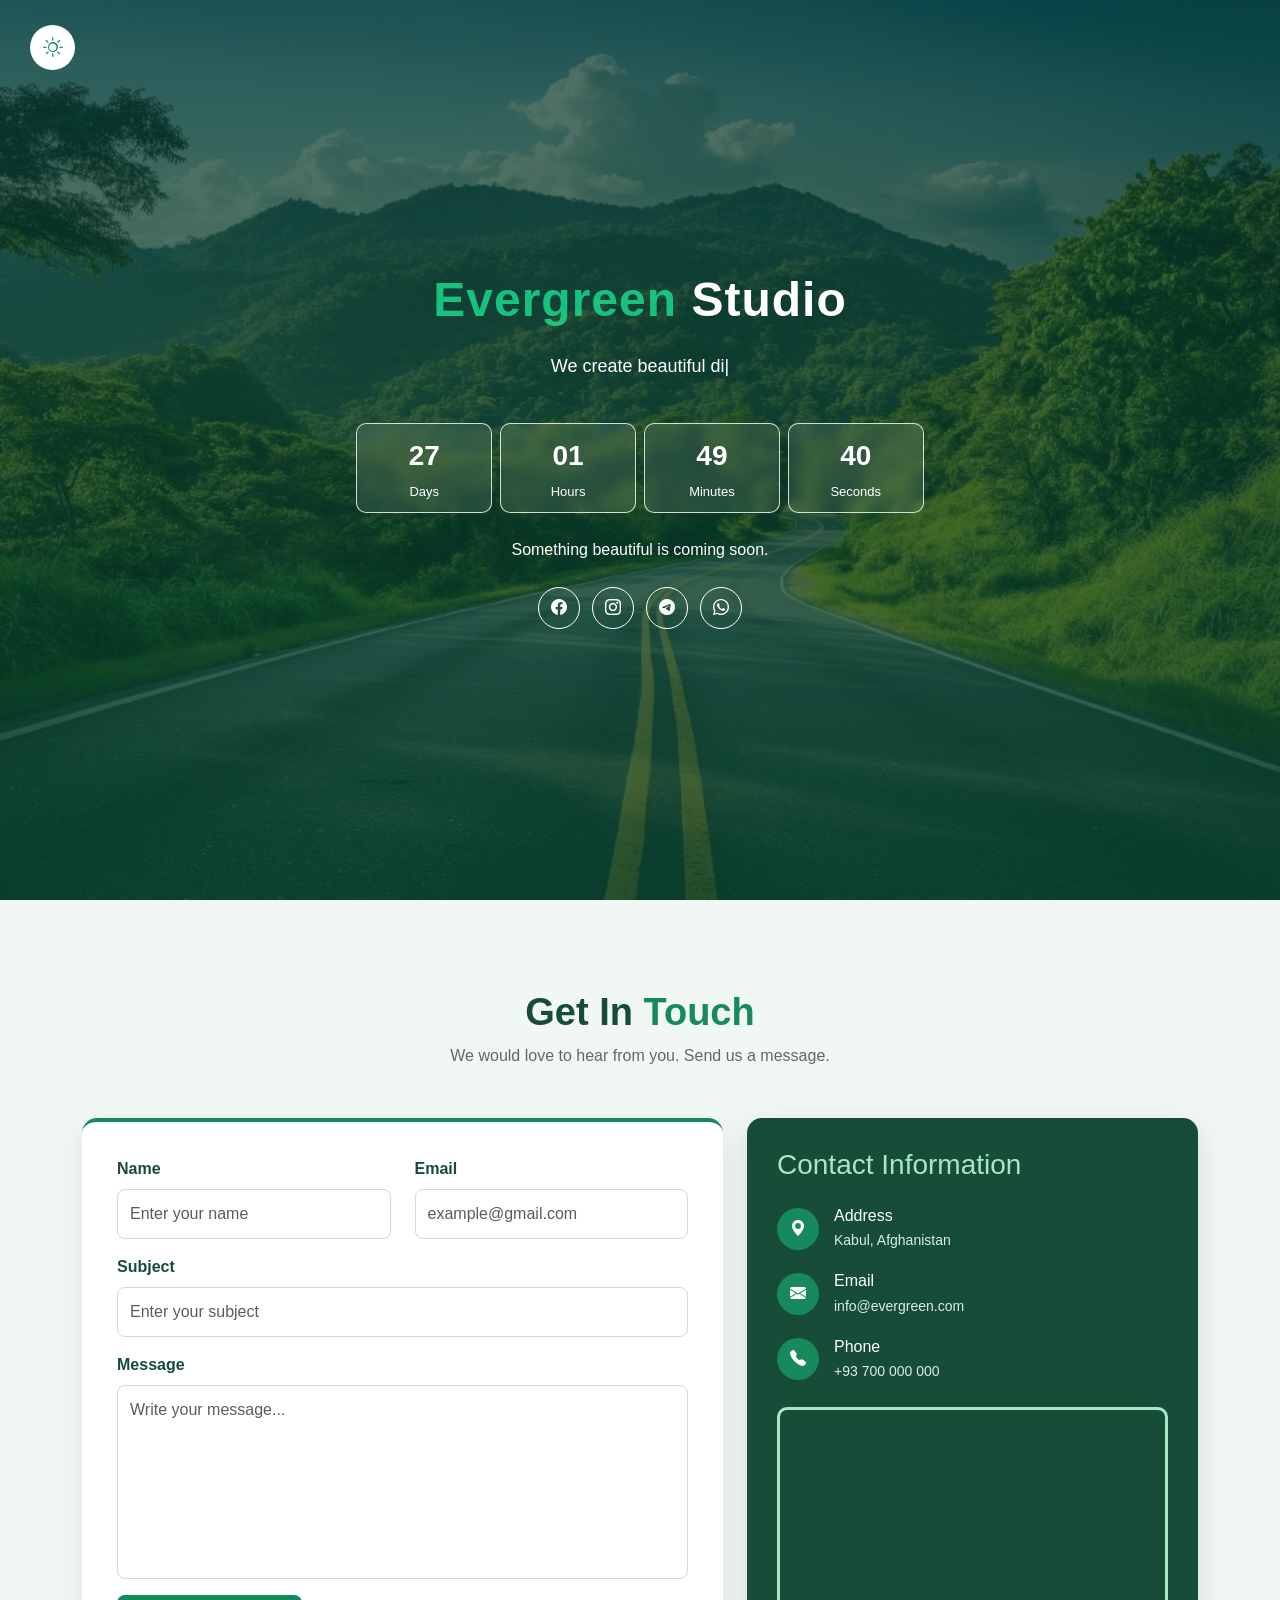
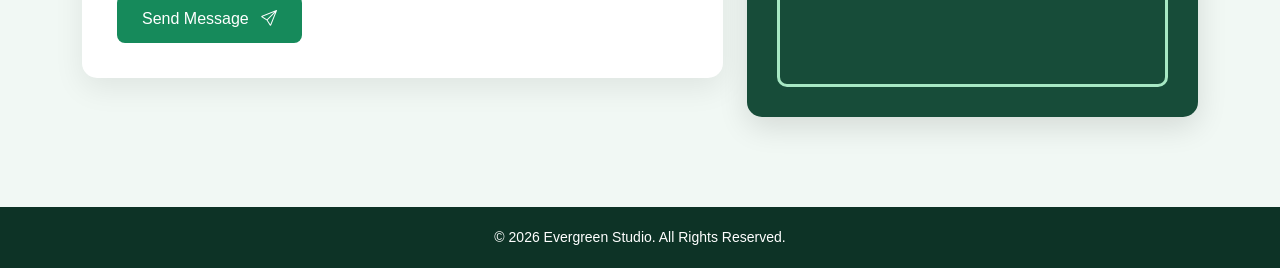
<file: index.html>
<!DOCTYPE html>
<html lang="en">

<head>

    <meta charset="UTF-8">

    <meta name="viewport" content="width=device-width, initial-scale=1.0">

    <title>Evergreen Studio</title>
    <link
        href="https://cdn.jsdelivr.net/npm/bootstrap@5.3.3/dist/css/bootstrap.min.css"
        rel="stylesheet">
    <link
        rel="stylesheet"
        href="https://cdn.jsdelivr.net/npm/bootstrap-icons@1.11.3/font/bootstrap-icons.min.css">

    <link rel="stylesheet" href="style.css">

</head>


<body>
    <section class="hero-section">

    <div class="hero-overlay"></div>


    <button class="theme-button">

        <i class="bi bi-brightness-high"></i>

    </button>



    <div class="container">

        <div class="row justify-content-center">

            <div class="col-lg-9 text-center hero-content">

                <h1 class="hero-title">

                    <span>Evergreen</span> Studio

                </h1>




                <p id="typing-text" class="typing-text"></p>


                <div class="row justify-content-center g-2 countdown">



                    <div class="col-3 col-sm-2">

                        <div class="time-box">

                            <span id="days">00</span>

                            <small>Days</small>

                        </div>

                    </div>

                    <div class="col-3 col-sm-2">

                        <div class="time-box">

                            <span id="hours">00</span>

                            <small>Hours</small>

                        </div>

                    </div>

                    <div class="col-3 col-sm-2">

                        <div class="time-box">

                            <span id="minutes">00</span>

                            <small>Minutes</small>

                        </div>

                    </div>

                    <div class="col-3 col-sm-2">

                        <div class="time-box">

                            <span id="seconds">00</span>

                            <small>Seconds</small>

                        </div>

                    </div>


                </div>



                <p class="coming-text">

                    Something beautiful is coming soon.

                </p>


                <div class="social-icons">


                    <a href="#">

                        <i class="bi bi-facebook"></i>

                    </a>


                    <a href="#">

                        <i class="bi bi-instagram"></i>

                    </a>


                    <a href="#">

                        <i class="bi bi-telegram"></i>

                    </a>


                    <a href="#">

                        <i class="bi bi-whatsapp"></i>

                    </a>


                </div>


            </div>

        </div>

    </div>

</section>
<section class="contact-section">


    <div class="container">

        <div class="text-center section-heading">

            <h2>

                Get In <span>Touch</span>

            </h2>

            <p>

                We would love to hear from you. Send us a message.

            </p>

        </div>



        <div class="row g-4 align-items-stretch">

            <div class="col-lg-7">


                <div class="contact-card">


                    <form>


                        <div class="row">


                            

                            <div class="col-md-6 mb-3">

                                <label class="form-label">

                                    Name

                                </label>

                                <input
                                    type="text"
                                    class="form-control"
                                    placeholder="Enter your name"
                                    required>

                            </div>



                        

                            <div class="col-md-6 mb-3">

                                <label class="form-label">

                                    Email

                                </label>

                                <input
                                    type="email"
                                    class="form-control"
                                    placeholder="example@gmail.com"
                                    required>

                            </div>


                        </div>


                        <div class="mb-3">

                            <label class="form-label">

                                Subject

                            </label>

                            <input
                                type="text"
                                class="form-control"
                                placeholder="Enter your subject"
                                required>

                        </div>

                        <div class="mb-3">

                            <label class="form-label">

                                Message

                            </label>

                            <textarea
                                class="form-control"
                                rows="7"
                                placeholder="Write your message..."
                                required></textarea>

                        </div>


                        <button
                            type="submit"
                            class="btn send-button">

                            Send Message

                            <i class="bi bi-send ms-2"></i>

                        </button>


                    </form>


                </div>

            </div>


            <div class="col-lg-5">


                <div class="contact-info">


                    <h3>

                        Contact Information

                    </h3>

                    <div class="info-item">


                        <div class="info-icon">

                            <i class="bi bi-geo-alt-fill"></i>

                        </div>


                        <div>

                            <h6>Address</h6>

                            <p>

                                Kabul, Afghanistan

                            </p>

                        </div>


                    </div>



                    <!-- Email -->

                    <div class="info-item">


                        <div class="info-icon">

                            <i class="bi bi-envelope-fill"></i>

                        </div>


                        <div>

                            <h6>Email</h6>

                            <p>

                                info@evergreen.com

                            </p>

                        </div>


                    </div>

                    <div class="info-item">


                        <div class="info-icon">

                            <i class="bi bi-telephone-fill"></i>

                        </div>


                        <div>

                            <h6>Phone</h6>

                            <p>

                                +93 700 000 000

                            </p>

                        </div>


                    </div>



                    <!-- Google Map -->

                    <div class="map-container">


                        <iframe
                            src="https://www.google.com/maps?q=Kabul,Afghanistan&output=embed"
                            loading="lazy"
                            allowfullscreen>
                        </iframe>


                    </div>


                </div>

            </div>


        </div>

    </div>

</section>
<footer>

    <p>

        © 2026 Evergreen Studio. All Rights Reserved.

    </p>

</footer>

<script
    src="https://cdn.jsdelivr.net/npm/bootstrap@5.3.3/dist/js/bootstrap.bundle.min.js">
</script>


<!-- My JavaScript -->

<script src="script.js"></script>

    </body>

</html>
</file>
<file: style.css>
* {
    margin: 0;
    padding: 0;
    box-sizing: border-box;
}


body {
    font-family: Arial, Tahoma, sans-serif;

    background: #f1f8f4;

    color: #333;
}
.hero-section {

    min-height: 100vh;

    position: relative;

    display: flex;

    align-items: center;

    justify-content: center;

    overflow: hidden;


    background-image:
        url("img/IMG_0657.JPG");

    background-size: cover;

    background-position: center;

    color: white;

}


.hero-overlay {

    position: absolute;

    inset: 0;

    background:
        linear-gradient(
            rgba(10, 55, 40, 0.70),
            rgba(8, 70, 45, 0.78)
        );

}


.hero-content {

    position: relative;

    z-index: 2;

    padding: 50px 0;

}


.hero-title {

    font-size: 48px;

    font-weight: 700;

    margin-bottom: 25px;

    letter-spacing: 1px;

}


.hero-title span {

    color:rgba(25, 229, 148, 0.78);

}

.typing-text {

    color: white;

    font-size: 18px;

    min-height: 30px;

    margin-bottom: 40px;

}


.typing-text::after {

    content: "|";

    animation: blink 0.7s infinite;

}


@keyframes blink {

    0% {
        opacity: 1;
    }

    50% {
        opacity: 0;
    }

    100% {
        opacity: 1;
    }

}

.countdown {

    margin-bottom: 25px;

}


.time-box {

    min-height: 90px;

    border: 1px solid rgba(255,255,255,0.8);

    border-radius: 10px;

    background: rgba(255,255,255,0.10);

    backdrop-filter: blur(6px);

    display: flex;

    flex-direction: column;

    justify-content: center;

    align-items: center;

    transition: 0.3s;

}


.time-box:hover {

    background: #168a5b;

    transform: translateY(-5px);

}


.time-box span {

    font-size: 28px;

    font-weight: bold;

}


.time-box small {

    font-size: 13px;

    margin-top: 5px;

}


.coming-text {

    color: white;

    margin-bottom: 25px;

}

.social-icons {

    display: flex;

    justify-content: center;

    gap: 12px;

}


.social-icons a {

    width: 42px;

    height: 42px;

    border: 1px solid white;

    border-radius: 50%;

    color: white;

    display: flex;

    justify-content: center;

    align-items: center;

    text-decoration: none;

    transition: 0.3s;

}


.social-icons a:hover {

    background: #168a5b;

    border-color: #168a5b;

    transform: translateY(-5px);

}



.theme-button {

    position: absolute;

    top: 25px;

    left: 30px;

    z-index: 10;

    width: 45px;

    height: 45px;

    border: none;

    border-radius: 50%;

    background: white;

    color: #168a5b;

    font-size: 20px;

    cursor: pointer;

}

.contact-section {

    padding: 90px 0;

    background: #f1f8f4;

}


.section-heading {

    margin-bottom: 50px;

}


.section-heading h2 {

    font-size: 38px;

    font-weight: bold;

    color: #174c39;

}


.section-heading h2 span {

    color: #168a5b;

}


.section-heading p {

    color: #666;

}
.contact-card {

    background: white;

    padding: 35px;

    border-radius: 15px;

    border-top: 4px solid #168a5b;

    box-shadow:
        0 10px 30px rgba(0,0,0,0.08);

}


.form-label {

    color: #174c39;

    font-weight: 600;

}


.form-control {

    padding: 12px;

    border: 1px solid #cbded4;

    border-radius: 8px;

}


.form-control:focus {

    border-color: #168a5b;

    box-shadow:
        0 0 0 0.2rem rgba(22,138,91,0.15);

}


textarea {

    resize: none;

}

.send-button {

    background: #168a5b;

    color: white;

    padding: 12px 25px;

    border-radius: 8px;

    border: none;

    transition: 0.3s;

}


.send-button:hover {

    background: #0d6642;

    color: white;

    transform: translateY(-2px);

}

.contact-info {

    height: 100%;

    background: #174c39;

    color: white;

    padding: 30px;

    border-radius: 15px;

    box-shadow:
        0 10px 30px rgba(0,0,0,0.12);

}


.contact-info h3 {

    color: #a7e8c4;

    margin-bottom: 25px;

}

.info-item {

    display: flex;

    align-items: center;

    gap: 15px;

    margin-bottom: 20px;

}


.info-icon {

    width: 42px;

    height: 42px;

    min-width: 42px;

    background: #168a5b;

    border-radius: 50%;

    display: flex;

    align-items: center;

    justify-content: center;

}


.info-item h6 {

    margin-bottom: 5px;

}


.info-item p {

    margin: 0;

    color: #d9eee3;

    font-size: 14px;

}

.map-container {

    width: 100%;

    height: 280px;

    overflow: hidden;

    border-radius: 10px;

    border: 3px solid #a7e8c4;

    margin-top: 25px;

}


.map-container iframe {

    width: 100%;

    height: 100%;

    border: 0;

}


footer {

    background: #0d3326;

    color: white;

    text-align: center;

    padding: 20px;

}


footer p {

    margin: 0;

    font-size: 14px;

}

@media (max-width: 768px) {


    .hero-title {

        font-size: 32px;

    }


    .typing-text {

        font-size: 15px;

    }


    .time-box {

        min-height: 75px;

    }


    .time-box span {

        font-size: 22px;

    }


    .time-box small {

        font-size: 11px;

    }


    .contact-section {

        padding: 60px 15px;

    }


    .contact-card {

        padding: 20px;

    }


    .contact-info {

        padding: 20px;

    }


    .section-heading h2 {

        font-size: 30px;

    }

}
</file>
